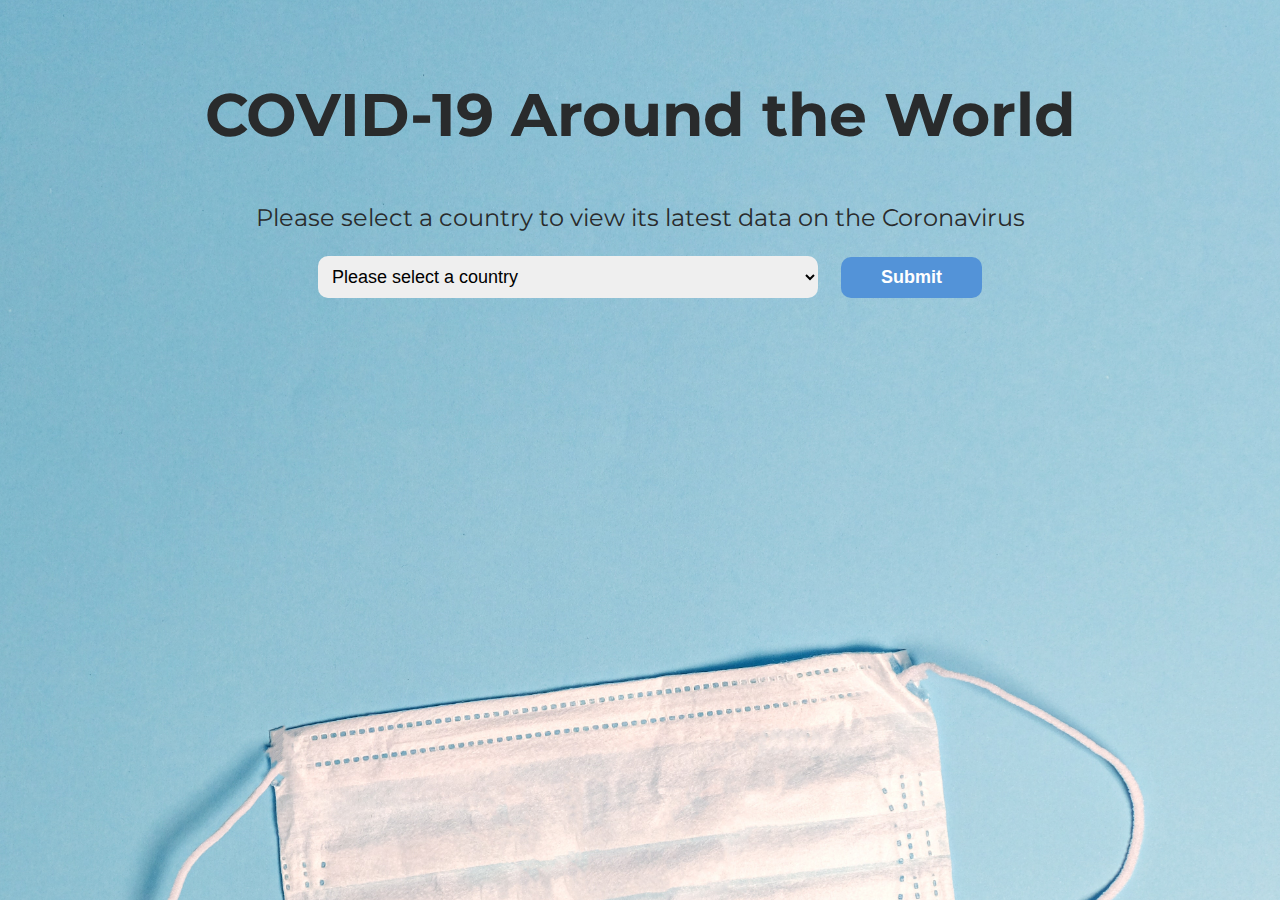
<file: covid-api/index.html>
<!DOCTYPE html>
<html lang="en">

<head>
    <meta charset="UTF-8">
    <meta http-equiv="X-UA-Compatible" content="IE=edge">
    <meta name="viewport" content="width=device-width, initial-scale=1.0">
    <link rel="stylesheet" type="text/css" href="api.css">
    <link rel="preconnect" href="https://fonts.gstatic.com">
    <link href="https://fonts.googleapis.com/css2?family=Montserrat:wght@300;400;500;700;800&display=swap"
        rel="stylesheet">
    <title>COVID-19 API Challenge</title>
</head>

<body>
    <div id="wrapper">
        <div id="search">
            <h1>COVID-19 Around the World</h1>
            <p>Please select a country to view its latest data on the Coronavirus</p>
            <form>
                <select>
                    <option>Please select a country </option>
                </select>
                <button id="submit">Submit</button>
            </form>
        </div>
        <div id="results">
            <h2 id="country"></h2>
            <p id="new-confirmed"></p>
            <p id="total-confirmed"></p>
            <p id="new-deaths"></p>
            <p id="total-deaths"></p>
            <p id="new-recovered"></p>
            <p id="total-recovered"></p>
        </div>
    </div>
    <script src="api.js"></script>
</body>

</html>
</file>
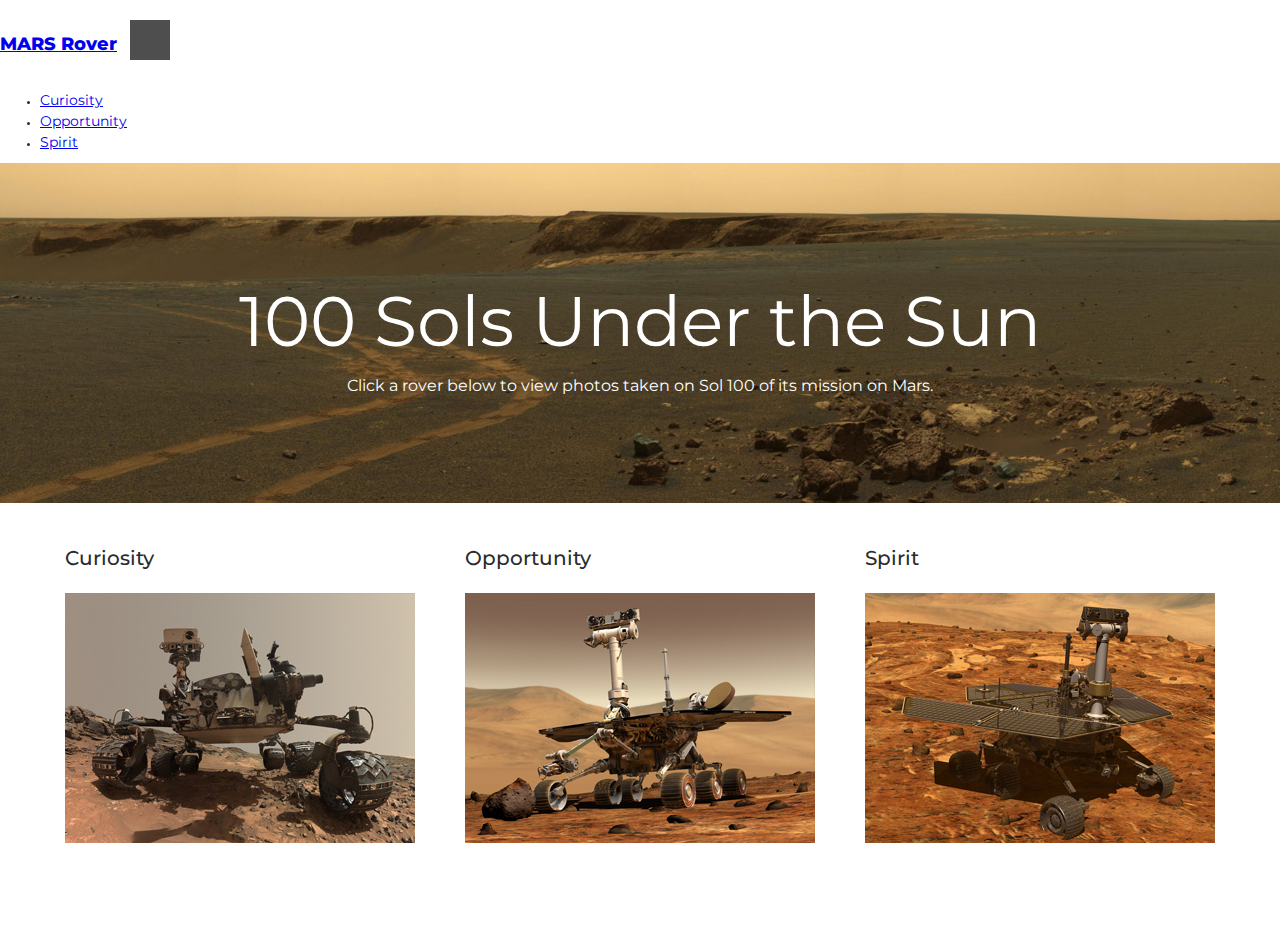
<file: mars-rover-api/index.html>
<!DOCTYPE html>
<html lang="en">

<head>
    <meta charset="UTF-8">
    <meta http-equiv="X-UA-Compatible" content="IE=edge">
    <meta name="viewport" content="width=device-width, initial-scale=1.0">
    <!-- Bootstrap CSS and custom css link -->
    <link href="https://cdn.jsdelivr.net/npm/bootstrap@5.0.1/dist/css/bootstrap.min.css" rel="stylesheet"
        integrity="sha384-+0n0xVW2eSR5OomGNYDnhzAbDsOXxcvSN1TPprVMTNDbiYZCxYbOOl7+AMvyTG2x" crossorigin="anonymous">
    <link href="https://fonts.googleapis.com/css2?family=Montserrat:wght@300;400;500;700;800&display=swap"
        rel="stylesheet">
    <link rel="stylesheet" type="text/css" href="./styles.css">
    <title>API Challenge 2</title>
</head>

<body>
    <!-- Navbar section -->
    <nav class="navbar navbar-expand-lg navbar-light bg-light">
        <div class="container-fluid">
            <a class="navbar-brand" href="index.html">MARS Rover</a>
            <button class="navbar-toggler" type="button" data-bs-toggle="collapse"
                data-bs-target="#navbarSupportedContent" aria-controls="navbarSupportedContent" aria-expanded="false"
                aria-label="Toggle navigation">
                <span class="navbar-toggler-icon"></span>
            </button>
            <div class="collapse navbar-collapse" id="navbarSupportedContent">
                <ul class="navbar-nav me-auto mb-2 mb-lg-0">
                    <li class="nav-item">
                        <a class="nav-link" href="#" onclick="populateMenu('curiosity')">Curiosity</a>
                    </li>
                    <li class="nav-item">
                        <a class="nav-link" href="#" onclick="populateMenu('opportunity')">Opportunity</a>
                    </li>
                    <li class="nav-item">
                        <a class="nav-link" href="#" onclick="populateMenu('spirit')">Spirit</a>
                    </li>
                </ul>
            </div>
        </div>
    </nav>
    <div id="banner">
        <div class="wrapper">
            <h1 id="title">100 Sols Under the Sun</h1>            
            <p id="launch-date">Click a rover below to view photos taken on Sol 100 of its mission on Mars.</p>
            <p id="landing-date"></p>
        </div>
    </div>
    <div id="rovers">
        <div class="wrapper">           
            <div class="rover">
                <h3>Curiosity</h3>
                <a href="#" onclick="populateMenu('curiosity')"><img src="assets/curiosity.jpg"></a>
            </div>
            <div class="rover">
                <h3>Opportunity</h3>
                <a href="#" onclick="populateMenu('opportunity')"><img src="assets/opportunity.jpg"></a>
            </div>
            <div class="rover">
                <h3>Spirit</h3>
                <a href="#" onclick="populateMenu('spirit')"><img src="assets/spirit.jpg"></a>
            </div>
        </div>
    </div>
    <div id="results">
        <div class="wrapper">
            <div id="sort">
                <label for="camera">Sort photos by camera:</label>
                <select id="camera" class="camera">
                    <option>All camera views</option>
                </select>
                <button class="submit">Submit</button>
            </div>
            <div id="photos"></div>
        </div>
    </div>


    <!--JS script tag additions-->
    <script src="./script.js"></script>
    <script src="https://cdn.jsdelivr.net/npm/bootstrap@5.0.1/dist/js/bootstrap.bundle.min.js"
        integrity="sha384-gtEjrD/SeCtmISkJkNUaaKMoLD0//ElJ19smozuHV6z3Iehds+3Ulb9Bn9Plx0x4"
        crossorigin="anonymous"></script>
</body>

</html>
</file>
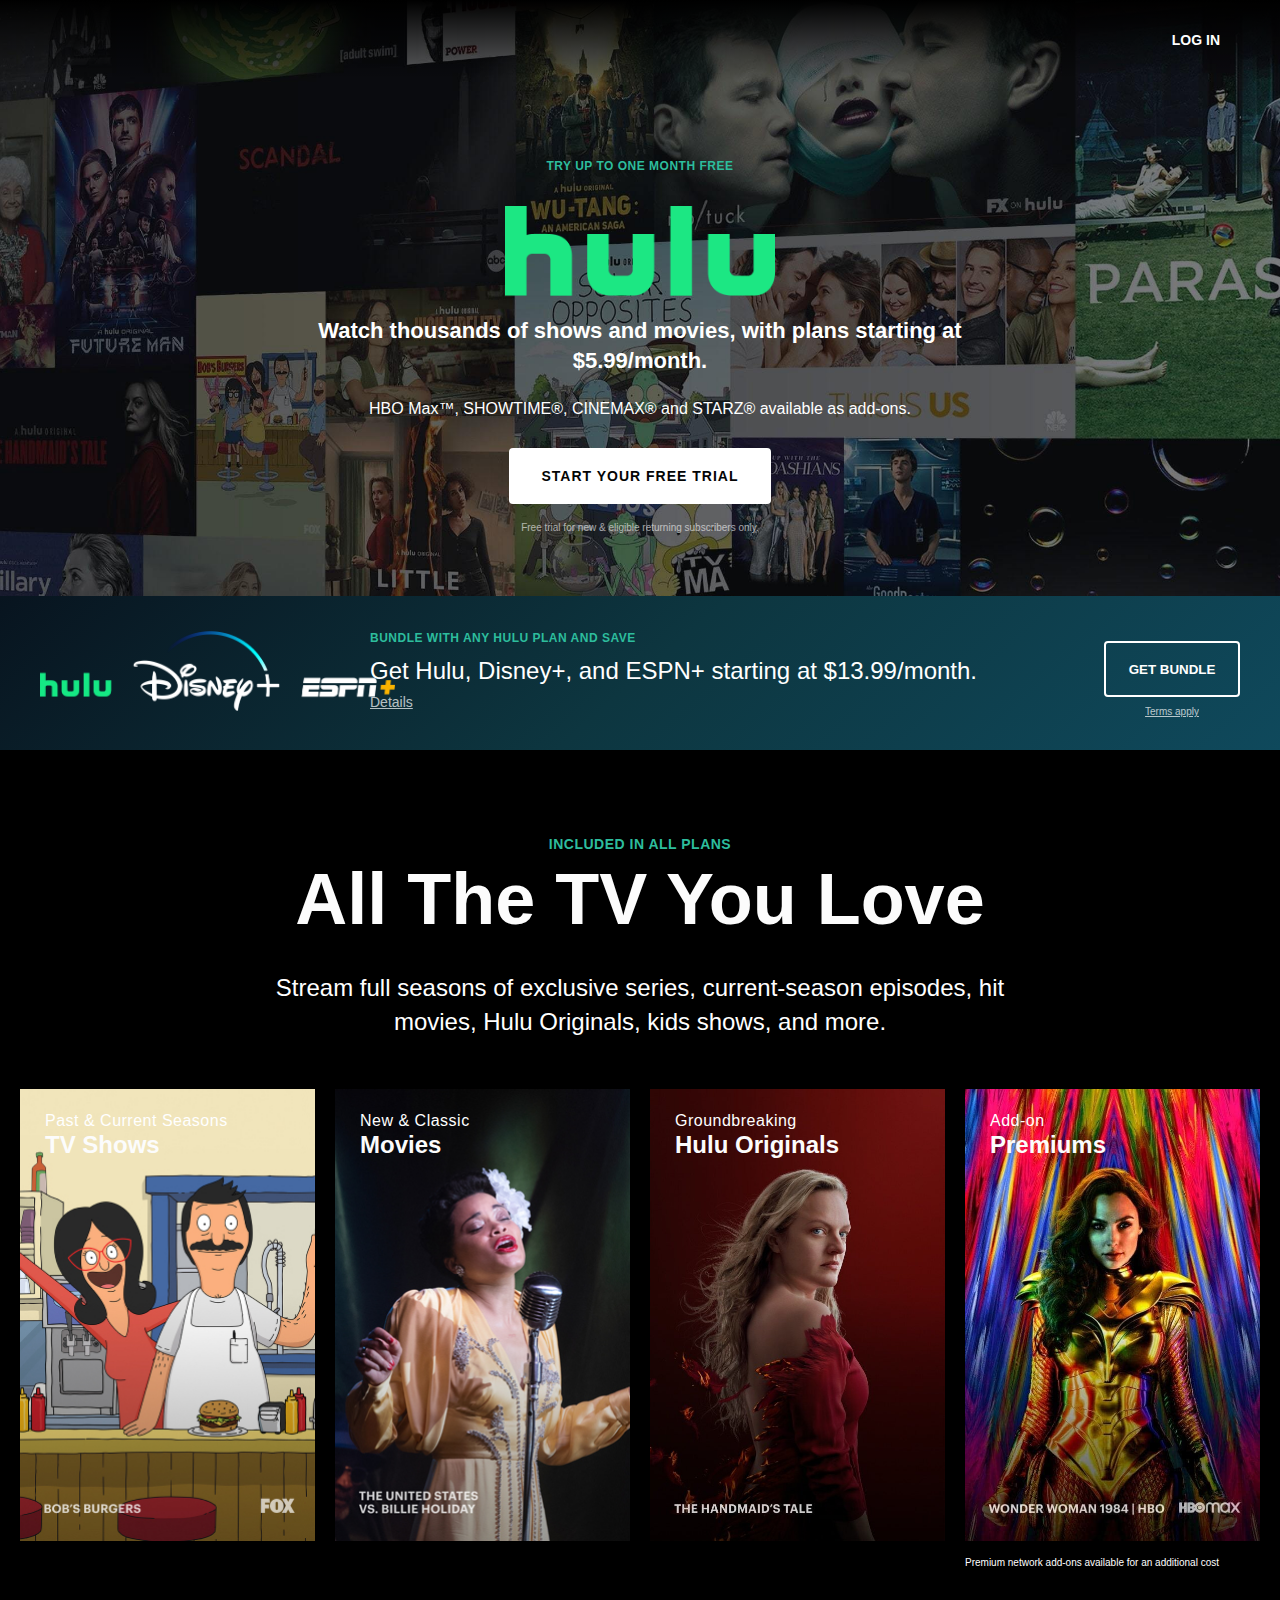
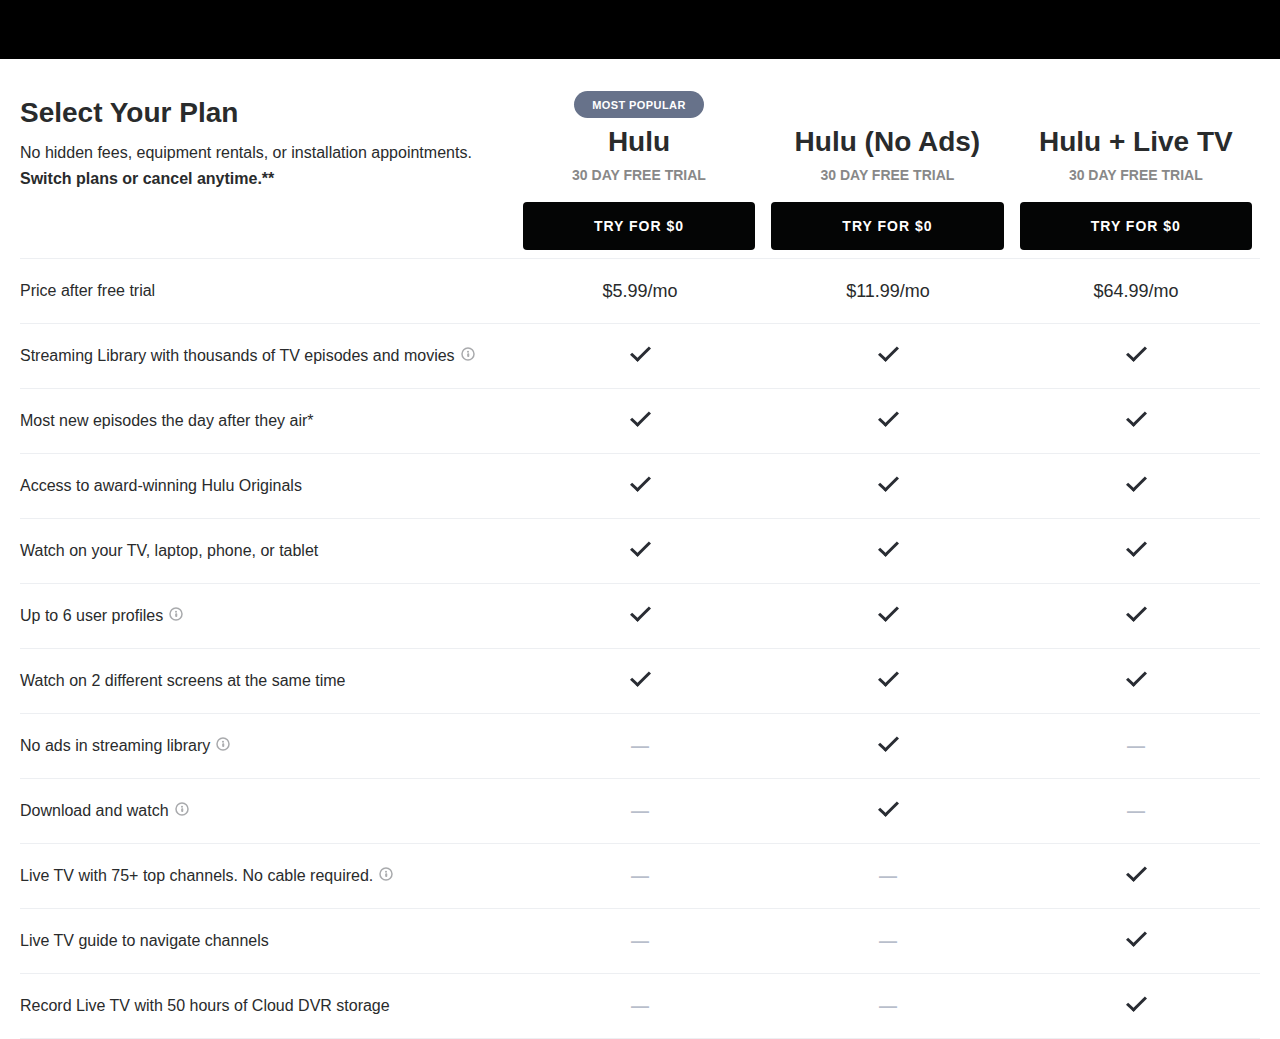
<file: static-layout/index.html>
<!DOCTYPE html>
<html lang="en">

<head>
    <meta charset="UTF-8">
    <meta http-equiv="X-UA-Compatible" content="IE=edge">
    <meta name="viewport" content="width=device-width, initial-scale=1.0">
    <title>Stream TV and Movies Live and Online | Hulu</title>
    <link rel="stylesheet" type="text/css" href="./css/main.css" />
</head>

<body>
    <section id="main-banner">
        <nav>
            <div class="nav-container"><a href="#" target="blank">LOG IN</a></div>
        </nav>
        <div class="main-banner-container">
            <p class="pre-title">TRY UP TO ONE MONTH FREE</p>
            <div class="logo"><img src="./images/hulu_logo.png"></div>
            <p class="sub-title">Watch thousands of shows and movies, with plans starting at<br>$5.99/month.</p>
            <p>HBO Max™, SHOWTIME®, CINEMAX® and STARZ® available as add-ons.</p>
            <button>START YOUR FREE TRIAL</button>
            <p class="disclaimer">Free trial for new &amp; eligible returning subscribers only.</p>
        </div>
        <section id="bundle">
            <div class="bundle-container">
                <div class="bundle-logos"><img src="./images/hulu_disney_espn.png"></div>
                <div class="bundle-content">
                    <p class="pre-title">BUNDLE WITH ANY HULU PLAN AND SAVE</p>
                    <p class="message">Get Hulu, Disney+, and ESPN+ starting at $13.99/month.</p>
                    <p class="details"><a href="#" target="blank">Details</a></p>
                </div>
                <div class="bundle-button">
                    <div class="bundle-button-container">
                        <button>GET BUNDLE</button>
                        <p><a href="#" target="blank">Terms apply</a></p>
                    </div>
                </div>
            </div>
        </section>
    </section>
    <section id="categories">
        <div class="categories-container">
            <div class="categories-content">
                <p class="pre-title">INCLUDED IN ALL PLANS</p>
                <p class="main-title">All The TV You Love</p>
                <p class="sub-title">Stream full seasons of exclusive series, current-season episodes, hit movies, Hulu
                    Originals, kids shows, and more.</p>
                <div class="cards">
                    <div class="card">
                        <div class="category">
                            <p class="pre-title">Past & Current Seasons</p>
                            <p class="main-title">TV Shows</p>
                        </div>
                        <img src="images/bobs_burgers.jpg">
                    </div>
                    <div class="card">
                        <div class="category">
                            <p class="pre-title">New & Classic</p>
                            <p class="main-title">Movies</p>
                        </div>
                        <img src="images/billie_holiday.jpg">
                    </div>
                    <div class="card">
                        <div class="category">
                            <p class="pre-title">Groundbreaking</p>
                            <p class="main-title">Hulu Originals</p>
                        </div>
                        <img src="images/handmaids_tale.jpg">
                    </div>
                    <div class="card">
                        <div class="category">
                            <p class="pre-title">Add-on</p>
                            <p class="main-title">Premiums</p>
                        </div>
                        <img src="images/wonder_woman_1984.jpg">
                        <p class="disclaimer">Premium network add-ons available for an additional cost</p>
                    </div>
                </div>
            </div>
        </div>
    </section>
    <section id="plans">
        <div class="plans-container">
            <div class="plan-header">
                <div class="select-your-plan-head">
                    <p class="plan-head-title">Select Your Plan</p>
                    <p class="no-margin-top">No hidden fees, equipment rentals, or installation
                        appointments.<br><strong>Switch plans or cancel anytime.**</strong></p>
                </div>
                <div class="plan-head">
                    <p class="most-popular">MOST POPULAR</p>
                    <p class="plan-head-title">Hulu</p>
                    <p class="plan-head-sub-title">30 DAY FREE TRIAL</p>
                    <button>TRY FOR $0</button>
                </div>
                <div class="plan-head">
                    <p class="plan-head-title">Hulu (No Ads)</p>
                    <p class="plan-head-sub-title">30 DAY FREE TRIAL</p>
                    <button>TRY FOR $0</button>
                </div>
                <div class="plan-head">
                    <p class="plan-head-title">Hulu + Live TV</p>
                    <p class="plan-head-sub-title">30 DAY FREE TRIAL</p>
                    <button>TRY FOR $0</button>
                </div>
            </div>
            <div class="plan-feature">
                <p class="plan-feature-description">Price after free trial</p>
                <div class="plan-feature-check">$5.99/mo</div>
                <div class="plan-feature-check">$11.99/mo</div>
                <div class="plan-feature-check">$64.99/mo</div>
            </div>
            <div class="plan-feature">
                <p class="plan-feature-description">Streaming Library with thousands of TV episodes and movies<a
                        href="#"><img src="./images/info_icon_dark_grey.svg"></a></p>
                <div class="plan-feature-check"><img src="./images/checkmark_black.svg"></div>
                <div class="plan-feature-check"><img src="./images/checkmark_black.svg"></div>
                <div class="plan-feature-check"><img src="./images/checkmark_black.svg"></div>
            </div>
            <div class="plan-feature">
                <p class="plan-feature-description">Most new episodes the day after they air*</p>
                <div class="plan-feature-check"><img src="./images/checkmark_black.svg"></div>
                <div class="plan-feature-check"><img src="./images/checkmark_black.svg"></div>
                <div class="plan-feature-check"><img src="./images/checkmark_black.svg"></div>
            </div>
            <div class="plan-feature">
                <p class="plan-feature-description">Access to award-winning Hulu Originals</p>
                <div class="plan-feature-check"><img src="./images/checkmark_black.svg"></div>
                <div class="plan-feature-check"><img src="./images/checkmark_black.svg"></div>
                <div class="plan-feature-check"><img src="./images/checkmark_black.svg"></div>
            </div>
            <div class="plan-feature">
                <p class="plan-feature-description">Watch on your TV, laptop, phone, or tablet</p>
                <div class="plan-feature-check"><img src="./images/checkmark_black.svg"></div>
                <div class="plan-feature-check"><img src="./images/checkmark_black.svg"></div>
                <div class="plan-feature-check"><img src="./images/checkmark_black.svg"></div>
            </div>
            <div class="plan-feature">
                <p class="plan-feature-description">Up to 6 user profiles<a href="#"><img
                            src="./images/info_icon_dark_grey.svg"></a></p>
                <div class="plan-feature-check"><img src="./images/checkmark_black.svg"></div>
                <div class="plan-feature-check"><img src="./images/checkmark_black.svg"></div>
                <div class="plan-feature-check"><img src="./images/checkmark_black.svg"></div>
            </div>
            <div class="plan-feature">
                <p class="plan-feature-description">Watch on 2 different screens at the same time</p>
                <div class="plan-feature-check"><img src="./images/checkmark_black.svg"></div>
                <div class="plan-feature-check"><img src="./images/checkmark_black.svg"></div>
                <div class="plan-feature-check"><img src="./images/checkmark_black.svg"></div>
            </div>
            <div class="plan-feature">
                <p class="plan-feature-description">No ads in streaming library<a href="#"><img
                            src="./images/info_icon_dark_grey.svg"></a></p>
                <div class="plan-feature-check not-offered">—</div>
                <div class="plan-feature-check"><img src="./images/checkmark_black.svg"></div>
                <div class="plan-feature-check not-offered">—</div>
            </div>
            <div class="plan-feature">
                <p class="plan-feature-description">Download and watch<a href="#"><img
                            src="./images/info_icon_dark_grey.svg"></a></p>
                <div class="plan-feature-check not-offered">—</div>
                <div class="plan-feature-check"><img src="./images/checkmark_black.svg"></div>
                <div class="plan-feature-check not-offered">—</div>
            </div>
            <div class="plan-feature">
                <p class="plan-feature-description">Live TV with 75+ top channels. No cable required.<a href="#"><img
                            src="./images/info_icon_dark_grey.svg"></a></p>
                <div class="plan-feature-check not-offered">—</div>
                <div class="plan-feature-check not-offered">—</div>
                <div class="plan-feature-check"><img src="./images/checkmark_black.svg"></div>
            </div>
            <div class="plan-feature">
                <p class="plan-feature-description">Live TV guide to navigate channels</p>
                <div class="plan-feature-check not-offered">—</div>
                <div class="plan-feature-check not-offered">—</div>
                <div class="plan-feature-check"><img src="./images/checkmark_black.svg"></div>
            </div>
            <div class="plan-feature">
                <p class="plan-feature-description">Record Live TV with 50 hours of Cloud DVR storage</p>
                <div class="plan-feature-check not-offered">—</div>
                <div class="plan-feature-check not-offered">—</div>
                <div class="plan-feature-check"><img src="./images/checkmark_black.svg"></div>
            </div>
        </div>
    </section>
    <footer></footer>
</body>

</html>
</file>
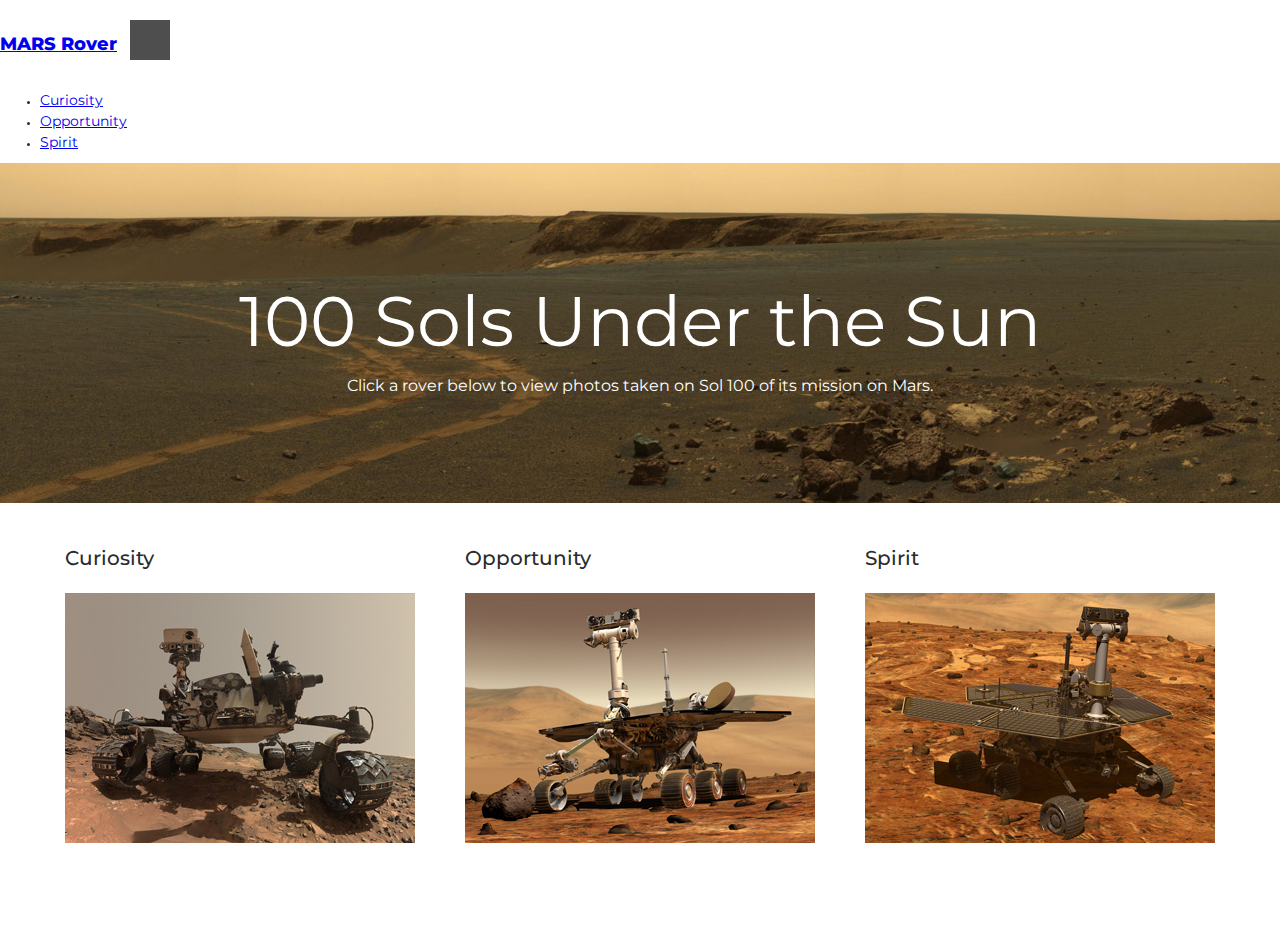
<file: mars-rover-api/public/index.html>
<!DOCTYPE html>
<html lang="en">

<head>
    <meta charset="UTF-8">
    <meta http-equiv="X-UA-Compatible" content="IE=edge">
    <meta name="viewport" content="width=device-width, initial-scale=1.0">
    <!-- Bootstrap CSS and custom css link -->
    <link href="https://cdn.jsdelivr.net/npm/bootstrap@5.0.1/dist/css/bootstrap.min.css" rel="stylesheet"
        integrity="sha384-+0n0xVW2eSR5OomGNYDnhzAbDsOXxcvSN1TPprVMTNDbiYZCxYbOOl7+AMvyTG2x" crossorigin="anonymous">
    <link href="https://fonts.googleapis.com/css2?family=Montserrat:wght@300;400;500;700;800&display=swap"
        rel="stylesheet">
    <link rel="stylesheet" type="text/css" href="./styles.css">
    <title>API Challenge 2</title>
</head>

<body>
    <!-- Navbar section -->
    <nav class="navbar navbar-expand-lg navbar-light bg-light">
        <div class="container-fluid">
            <a class="navbar-brand" href="index.html">MARS Rover</a>
            <button class="navbar-toggler" type="button" data-bs-toggle="collapse"
                data-bs-target="#navbarSupportedContent" aria-controls="navbarSupportedContent" aria-expanded="false"
                aria-label="Toggle navigation">
                <span class="navbar-toggler-icon"></span>
            </button>
            <div class="collapse navbar-collapse" id="navbarSupportedContent">
                <ul class="navbar-nav me-auto mb-2 mb-lg-0">
                    <li class="nav-item">
                        <a class="nav-link" href="javascript:void(0);" onclick="populateMenu('curiosity')">Curiosity</a>
                    </li>
                    <li class="nav-item">
                        <a class="nav-link" href="javascript:void(0);" onclick="populateMenu('opportunity')">Opportunity</a>
                    </li>
                    <li class="nav-item">
                        <a class="nav-link" href="javascript:void(0);" onclick="populateMenu('spirit')">Spirit</a>
                    </li>
                </ul>
            </div>
        </div>
    </nav>
    <div id="banner">
        <div class="wrapper">
            <h1 id="title">100 Sols Under the Sun</h1>            
            <p id="launch-date">Click a rover below to view photos taken on Sol 100 of its mission on Mars.</p>
            <p id="landing-date"></p>
        </div>
    </div>
    <div id="rovers">
        <div class="wrapper">           
            <div class="rover">
                <h3>Curiosity</h3>
                <a href="javascript:void(0);" onclick="populateMenu('curiosity')"><img src="assets/curiosity.jpg"></a>
            </div>
            <div class="rover">
                <h3>Opportunity</h3>
                <a href="javascript:void(0);" onclick="populateMenu('opportunity')"><img src="assets/opportunity.jpg"></a>
            </div>
            <div class="rover">
                <h3>Spirit</h3>
                <a href="javascript:void(0);" onclick="populateMenu('spirit')"><img src="assets/spirit.jpg"></a>
            </div>
        </div>
    </div>
    <div id="results">
        <div class="wrapper">
            <div id="sort">
                <label for="camera">Sort photos by camera:</label>
                <select id="camera" class="camera">
                    <option>All camera views</option>
                </select>
                <button class="submit">Submit</button>
            </div>
            <div id="photos"></div>
        </div>
    </div>


    <!--JS script tag additions-->
    <script src="./script.js"></script>
    <script src="https://cdn.jsdelivr.net/npm/bootstrap@5.0.1/dist/js/bootstrap.bundle.min.js"
        integrity="sha384-gtEjrD/SeCtmISkJkNUaaKMoLD0//ElJ19smozuHV6z3Iehds+3Ulb9Bn9Plx0x4"
        crossorigin="anonymous"></script>
</body>

</html>
</file>
<file: covid-api/api.css>
html {
  font-size: 62.5%;
  box-sizing: border-box;
}

body {
  font-family: "Montserrat", sans-serif;
  font-size: 1rem;
  font-weight: 400;
  line-height: 1.5;
  color: #292b2c;
  margin: 0rem;
  height: 100%;
  background-color: #84bbd0;
}

#wrapper {
  display: flex;
  flex-direction: column;
  margin: 0 auto;
  background-image: url("./assets/face_mask_blue_bg.jpg");
  background-repeat: no-repeat;
  background-size: cover;
  background-position: center 25%;
  align-items: center;
  height: 100vh;
}

#search {
  display: flex;
  flex-direction: column;
  align-items: center;
  margin: 5rem 5rem 2rem;
  text-align: center;
}

#results {
  display: flex;
  flex-direction: column;
  align-items: center;
  text-align: center;
}

h1 {
  font-size: 6rem;
  font-weight: 700;
  margin: 2rem 2rem 4rem;
}

h2 {
  font-size: 4rem;
  font-weight: 500;
  margin: 0 0 2rem;
}

p {
  font-size: 2.4rem;
  font-weight: 400;
  margin: 0;
}

strong {
  font-weight: 700;
  margin-left: 1rem;
}

select {
  width: 50rem;
  border: none;
  padding: 1rem;
  margin: 2rem;
  font-size: 1.8rem;
  border-radius: 1rem;
}

button {
  width: auto;
  padding: 1rem 4rem;
  margin: 2rem 0rem;
  border: none;
  background-color: #5393d8;
  color: white;
  font-weight: 700;
  font-size: 1.8rem;
  border-radius: 1rem;
}

button:hover {
  background-color: #246ebd;
  transition: 0.3s;
}

@media screen and (max-width: 1440px) {
  #wrapper {
    background-size: cover;
    background-position: center 15%;
  }
}

@media screen and (max-width: 1200px) {
  #wrapper {
    background-size: cover;
    background-position: center 0%;
  }
}

@media screen and (max-width: 1000px) {
  #wrapper {
    background-size: 110rem;
    background-position: center 0%;
  }

  h1 {
    font-size: 4rem;
    font-weight: 700;
    margin: 1rem 2rem 3rem;
  }

  h2 {
    font-size: 3rem;
    margin-bottom: 4rem;
  }

  p {
    font-size: 2rem;
  }
}

@media screen and (max-width: 768px) {
  select {
    width: 30rem;
  }
}

@media screen and (max-width: 576px) {
    h1 {
        font-size: 3rem;
        margin-bottom: 4rem;
      }
  }
  

@media screen and (max-width: 376px) {
  #wrapper {
    background-size: cover;
    background-position: center 0%;
    align-items: center;
    height: 100vh;
  }

  h1 {
    font-size: 2.6rem;
    font-weight: 700;
    margin: 1rem 2rem 0rem;
  }

  h2 {
    font-size: 2rem;
    margin-bottom: 4rem;
  }

  select {
    width: 100%;
    margin: 2rem 0rem 0rem;
  }

  #search {
    margin: 2rem;
  }

  p {
    font-size: 1.6rem;
  }

  #results p {
    font-size: 1.2rem;
    font-weight: 700;
  }
}
</file>
<file: mars-rover-api/styles.css>
html {
  font-size: 62.5%;
  box-sizing: border-box;
}

body {
  font-family: "Montserrat", sans-serif;
  font-size: 1rem;
  font-weight: 400;
  line-height: 1.5;
  color: #292b2c;
  margin: 0rem;
  height: 100%;
}

h1 {
  font-size: 7rem;
  font-weight: 400;
  margin: 0 3rem;
  color: white;
}

h2 {
  font-size: 4rem;
  font-weight: 500;
  margin: 0 0 2rem;
}

h3{
  font-size: 2rem;
  font-weight: 500;
  margin: 0 0 2rem;
}

.navbar-brand {
  font-size: 1.8rem;
  font-weight: 800;
}

.nav-link {
  font-size: 1.4rem;
}

#banner {
  height: 30rem;
  padding: 2rem;
  background-image: url("./assets/mars_bg.jpg");
  background-repeat: no-repeat;
  background-size: cover;
  display: flex;
  align-items: center;
}

#banner p {
  font-size: 1.6rem;
  font-weight: 400;
  margin: 0 3rem;
  color: white;
}

#rovers {
  margin-top: 4rem
}

.rover {
  margin: 0 2.5rem
}

#rovers .wrapper {
  flex-direction: row;
  flex-wrap: wrap;
}

#sort {
  font-size: 1.4rem;
  display: flex;
  align-items: center;
  margin: 0 2rem;
}

#results {
  margin: 1rem 2rem 5rem 
}

.wrapper {
  display: flex;
  flex-direction: column;
  margin: 0 auto;  
  max-width: 1200px;
  align-items: center;
}





form {
  font-size: 2.4rem;
  font-weight: 400;
  margin: 0;
  display: flex;
  align-items: center;
  justify-content: center;
}

strong {
  font-weight: 700;
  margin-left: 1rem;
}

select {
  width: 30rem;
  padding: 1rem;
  margin: 2rem 1rem;
  font-size: 1.4rem;
  border-color: #aaa;
  box-sizing: border-box;
  height: 4rem;
}

#photos {
  margin: 1rem 2rem;
  display: flex;
  flex-direction: row;
  flex-wrap: wrap;
  justify-content:left
}

.card {
  width: 21rem;
  margin: 1rem;
  border-color: #aaa;
  border-radius: 0;
}

.card button {
  height: 100%;
  margin: 0;
  padding: 1rem;
  background-color: white;
  border: none;
  color: #292b2c;
  text-align: left;
  font-size: 1.2rem;
  border-radius: 0;
  border: 0
}

.card button.btn-primary:hover {
  background-color: rgb(218, 218, 218);
  border: 0;
  color:#292b2c;  
}

.card button.btn-primary:active {
  background-color: rgb(218, 218, 218);
  border: 0;
  color:#292b2c;  
}

.card button.btn-primary:focus {
  background-color: rgb(218, 218, 218);
  border: 0;
  color:#292b2c;  
  box-shadow: 0 0 0 0.25rem rgb(100 100 100 / 50%);
}

label {
  margin: 0rem 1rem;
}

button {
  width: auto;
  padding: 1rem 2rem;
  margin: 2rem 1rem;
  border: none;
  background-color: #4e4e4e;
  color: white;
  font-weight: 700;
  font-size: 1.2rem;
  height: 4rem;
}

button:hover {
  background-color: #3a3a3a;
  transition: 0.3s;
}

.modal-dialog {
  max-width: 60%;
}
</file>
<file: static-layout/css/main.css>
html {
  font-size: 62.5%;
  box-sizing: border-box;
}

body {
  font-family: "Graphik", Helvetica, Arial, sans-serif;
  font-size: 1rem;
  font-weight: 400;
  line-height: 1.5;
  color: #292b2c;
  margin: 0px;
  height: 100%;
}

p {
  margin: 0;
  padding: 0;
}

/* TEXT OPTIONS */

.main-title {
  font-size: 7.2rem;
  line-height: 8rem;
}

.pre-title {
  color: #2dbd9d;
  font-size: 1.2rem;
  font-weight: 600;
  letter-spacing: 0.5px;
  line-height: 1.3rem;
  padding-bottom: 0.8rem;
}

.sub-title {
  color: white;
  font-size: 2.2rem;
  font-weight: 600;
  line-height: 3rem;
  margin-top: 1.6rem;
}

p {
  font-size: 1.6rem;
  line-height: 2.6rem;
  margin-top: 2rem;
}

.disclaimer {
  opacity: 0.6;
  font-size: 1rem;
  font-weight: normal;
  line-height: 1.6rem;
  margin-top: 1.6rem;
}

.no-margin-top {
  margin-top: 0;
}

/* MAIN BANNER */

#main-banner {
  min-height: 66rem;
  background-image: url("../images/header_background.jpg");
  background-position: right bottom;
  background-size: cover;
  color: white;
}

.main-banner-container {
  display: flex;
  flex-direction: column;
  align-items: center;
  padding: 6rem 8rem;
  text-align: center;
}

.main-banner-container button {
  height: 5.6rem;
  min-width: 13.6rem;
  padding: 0 3.2rem;
  margin-top: 2.6rem;
  border: none;
  font-size: 1.4rem;
  font-weight: 600;
  line-height: 1.4rem;
  letter-spacing: 0.1rem;
  cursor: pointer;
  text-align: center;
  color: #040505;
  background: #fff;
  border-radius: 0.4rem;
  cursor: pointer;
}

.main-banner-container button:hover {
  background-color: rgba(255, 255, 255, 0.8);
}

nav {
  background: linear-gradient(0deg, rgba(0, 0, 0, 0) 0%, rgba(0, 0, 0, 1) 100%);
}

.nav-container {
  margin: 0 4rem;
  height: 8rem;
  display: flex;
  justify-content: flex-end;
}

nav a {
  padding: 3rem 2rem;
  font-size: 1.4rem;
  color: white;
  text-decoration: none;
  font-weight: bold;
}

.logo {
  margin-top: 2.5rem;
}

.logo img {
  width: 27rem;
}

#bundle {
  padding: 25px 40px;
  background: linear-gradient(
    318.68deg,
    #0f495c 0%,
    #0d3640 49.72%,
    #08141f 100%
  );
}

.bundle-container {
  display: flex;
  flex-direction: row;
  align-items: center;
  width: 100%;
  max-width: 1520px;
  margin: 0 auto;
}

.bundle-logos {
  margin-right: 3rem;
  width: 25%;
}

.bundle-logos img {
  max-width: 35.5rem;
}

.bundle-content {
  width: 60%;
}

.bundle-content .pre-title {
  margin-top: 0rem;
}

.bundle-content .message {
  font-size: 2.4rem;
  margin-top: 0.5rem;
}

.bundle-content .details {
  margin-top: 0.5rem;
}

.bundle-content .details a {
  color: #fff;
  font-size: 1.4rem;
  opacity: 0.7;
  text-decoration: underline;
}

.bundle-button {
  width: 15%;
  padding-top: 2rem;
  align-items: flex-end;
  display: flex;
  flex-direction: column;
  justify-content: center;
  text-align: center;
}

.bundle-button-container {
  display: flex;
  flex-direction: column;
  align-items: center;
}

.bundle-button button {
  color: #ffffff;
  background: transparent;
  border: 0.2rem solid #ffffff;
  padding-left: 0.5rem;
  padding-right: 0.5rem;
  margin: 0;
  height: 5.6rem;
  min-width: 13.6rem;
  border-radius: 0.4rem;
  cursor: pointer;
  font-weight: 600;
}

.bundle-button p {
  width: 100%;
  margin-top: 0;
}

.bundle-button a {
  color: #fff;
  opacity: 0.7;
  font-size: 1rem;
  text-decoration: underline;
}

/* CATEGORIES */

#categories {
  background-color: black;
  color: white;
}

.categories-container {
  max-width: 1240px;
  margin: 0 auto;
  display: flex;
  flex-direction: column;
  padding-top: 8.8rem;
  padding-bottom: 8.8rem;
}

.categories-content {
  display: flex;
  flex-direction: column;
  align-items: center;
  text-align: center;
}

.categories-content .pre-title {
  font-size: 1.4rem;
  margin-top: 0;
}

.categories-content .main-title {
  color: #fcfcfc;
  margin-top: 0;
  font-weight: 800;
  margin-bottom: 1.6rem;
}

.categories-content .sub-title {
  font-size: 2.4rem;
  font-weight: 400;
  line-height: 3.4rem;
  max-width: 792px;
}

.categories-content .cards {
  display: flex;
  flex-direction: row;
  margin-top: 5rem;
}

.categories-content .card {
  position: relative;
  margin-right: 2rem;
}

.categories-content .card:last-child {
  margin-right: 0;
}

.categories-content .card img {
  width: 29.5rem;
}

.categories-content .card .category {
  position: absolute;
  top: 0;
  left: 0;
  padding: 2.5rem;
  text-align: left;
}

.categories-content .card .category .pre-title {
  font-size: 1.6rem;
  font-weight: 400;
  padding-bottom: 0;
  margin-bottom: 1rem;
  color: white;
}

.categories-content .card .category .main-title {
  font-size: 2.4rem;
  line-height: 1.6rem;
  font-weight: bold;
}

.categories-content .disclaimer-wrapper {
  width: 100%;
}

.categories-content .disclaimer {
  opacity: 1;
  text-align: left;
  margin-top: 1rem;
}

/* PLANS TABLE */

.plans-container {
  max-width: 1240px;
  margin: 0 auto;
}

.plan-header {
  display: flex;
  flex-direction: row;
  padding-top: 0;
}

.select-your-plan-head {
  padding: 3rem 3rem 3rem 0;
  border-bottom: 1px solid #edeff2;
  text-align: left;
  width: 40%;
}

.plan-head {
  padding: 3.2rem 0.8rem 0.8rem 0.8rem;
  border-bottom: 1px solid #edeff2;
  width: 20%;
  text-align: center;
  display: flex;
  flex-direction: column;
  align-items: center;
  justify-content: flex-end;
}

.plan-head-title {
  font-size: 2.8rem;
  font-weight: bold;
  line-height: 3.1rem;
  padding: 0.8rem 0;
  margin-bottom: 0.4rem;
  margin-top: 0;
}

.plan-head-sub-title {
  font-size: 1.4rem;
  font-weight: 600;
  line-height: 1.3rem;
  padding-bottom: 0.4rem;
  margin-top: 0;
  color: #888;
}

.plan-head button {
  height: 4.8rem;
  padding: 0 2.8rem;
  text-align: center;
  border-radius: 0.4rem;
  color: white;
  background: #040505;
  border: none;
  font-size: 1.4rem;
  font-weight: 600;
  line-height: 1.4rem;
  letter-spacing: 0.1rem;
  width: 100%;
  margin-top: 1.6rem;
  max-width: 34rem;
}

.plan-head button:hover {
  background-color: rgba(39, 44, 53, 0.9);
}

.plan-head .most-popular {
  font-size: 1.1rem;
  padding: 0.7rem 1.8rem 0.5rem;
  border-radius: 1.5rem;
  color: #fff;
  display: inline-block;
  font-weight: 600;
  letter-spacing: 0.42px;
  line-height: 1.5rem;
  background-color: #67728a;
  margin-top: 0;
}

.plan-feature {
  display: flex;
  flex-direction: row;
  padding-top: 0;
  border-bottom: 1px solid #edeff2;
}

.plan-feature-description {
  display: flex;
  flex-direction: row;
  align-items: baseline;
  text-align: left;
  padding: 2rem 0;
  min-width: 0;
  line-height: 2.4rem;
  width: 40%;
  margin-top: 0;
}
.plan-feature-description a {
  margin-left: 0.6rem;
}

.plan-feature-check {
  text-align: center;
  padding: 2rem 0;
  min-width: 0;
  line-height: 2.4rem;
  width: 20%;
  font-size: 1.8rem;
}

.plan-feature-check.not-offered {
  font-size: 1.8rem;
  font-weight: bold;
  color: #b8becc;
}
</file>
<file: mars-rover-api/public/styles.css>
html {
  font-size: 62.5%;
  box-sizing: border-box;
}

body {
  font-family: "Montserrat", sans-serif;
  font-size: 1rem;
  font-weight: 400;
  line-height: 1.5;
  color: #292b2c;
  margin: 0rem;
  height: 100%;
}

h1 {
  font-size: 7rem;
  font-weight: 400;
  margin: 0 3rem;
  color: white;
}

h2 {
  font-size: 4rem;
  font-weight: 500;
  margin: 0 0 2rem;
}

h3{
  font-size: 2rem;
  font-weight: 500;
  margin: 0 0 2rem;
}

.navbar-brand {
  font-size: 1.8rem;
  font-weight: 800;
}

.nav-link {
  font-size: 1.4rem;
}

#banner {
  height: 30rem;
  padding: 2rem;
  background-image: url("./assets/mars_bg.jpg");
  background-repeat: no-repeat;
  background-size: cover;
  display: flex;
  align-items: center;
}

#banner p {
  font-size: 1.6rem;
  font-weight: 400;
  margin: 0 3rem;
  color: white;
}

#rovers {
  margin-top: 4rem
}

.rover {
  margin: 0 2.5rem
}

#rovers .wrapper {
  flex-direction: row;
  flex-wrap: wrap;
}

#sort {
  font-size: 1.4rem;
  display: flex;
  align-items: center;
  margin: 0 2rem;
}

#results {
  margin: 1rem 2rem 5rem 
}

.wrapper {
  display: flex;
  flex-direction: column;
  margin: 0 auto;  
  max-width: 1200px;
  align-items: center;
}





form {
  font-size: 2.4rem;
  font-weight: 400;
  margin: 0;
  display: flex;
  align-items: center;
  justify-content: center;
}

strong {
  font-weight: 700;
  margin-left: 1rem;
}

select {
  width: 30rem;
  padding: 1rem;
  margin: 2rem 1rem;
  font-size: 1.4rem;
  border-color: #aaa;
  box-sizing: border-box;
  height: 4rem;
}

#photos {
  margin: 1rem 2rem;
  display: flex;
  flex-direction: row;
  flex-wrap: wrap;
  justify-content:left
}

.card {
  width: 21rem;
  margin: 1rem;
  border-color: #aaa;
  border-radius: 0;
}

.card button {
  height: 100%;
  margin: 0;
  padding: 1rem;
  background-color: white;
  border: none;
  color: #292b2c;
  text-align: left;
  font-size: 1.2rem;
  border-radius: 0;
  border: 0
}

.card button.btn-primary:hover {
  background-color: rgb(218, 218, 218);
  border: 0;
  color:#292b2c;  
}

.card button.btn-primary:active {
  background-color: rgb(218, 218, 218);
  border: 0;
  color:#292b2c;  
}

.card button.btn-primary:focus {
  background-color: rgb(218, 218, 218);
  border: 0;
  color:#292b2c;  
  box-shadow: 0 0 0 0.25rem rgb(100 100 100 / 50%);
}

label {
  margin: 0rem 1rem;
}

button {
  width: auto;
  padding: 1rem 2rem;
  margin: 2rem 1rem;
  border: none;
  background-color: #4e4e4e;
  color: white;
  font-weight: 700;
  font-size: 1.2rem;
  height: 4rem;
}

button:hover {
  background-color: #3a3a3a;
  transition: 0.3s;
}

.modal-dialog {
  max-width: 60%;
}
</file>
